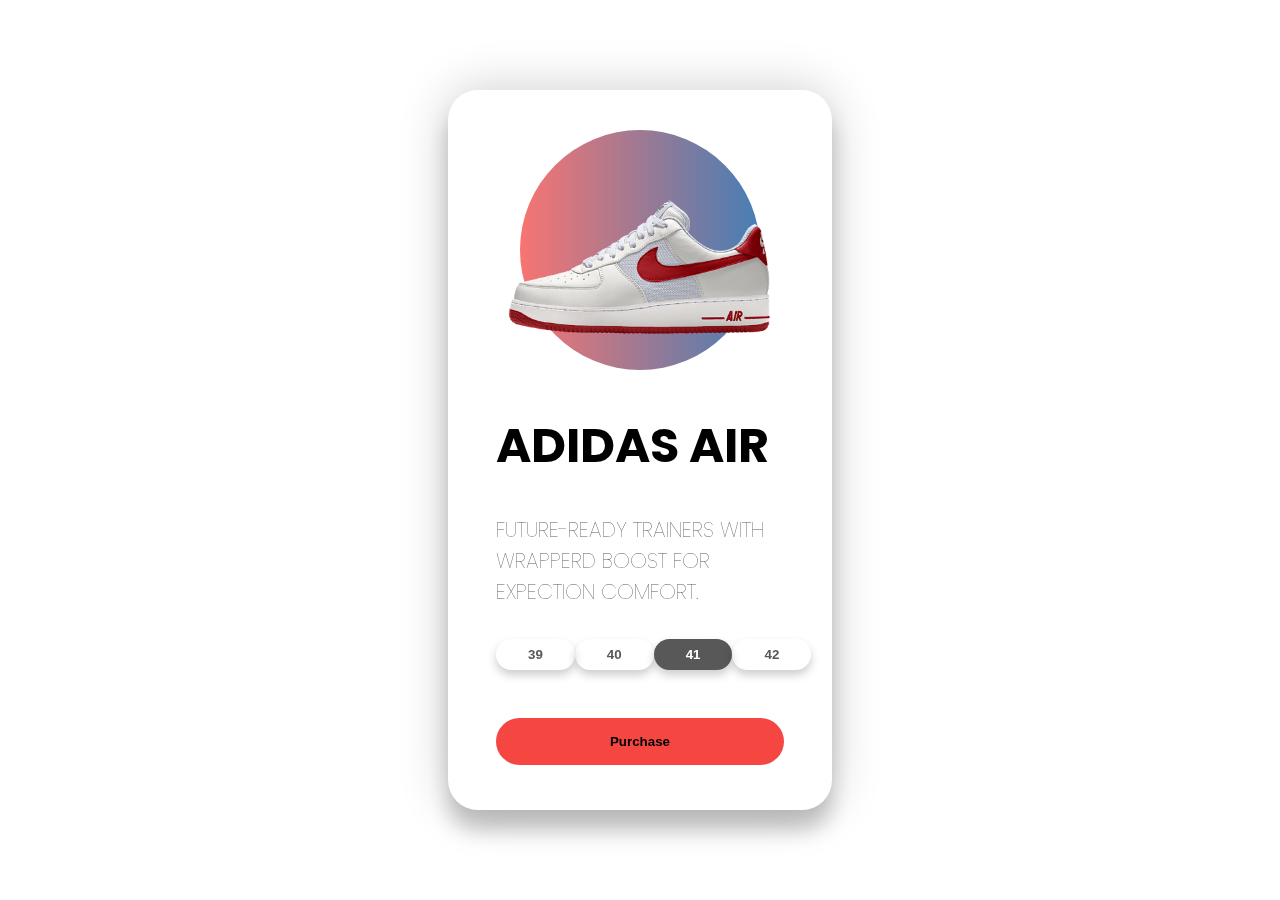
<file: 3dAnimation/index.html>
<!DOCTYPE html>
<html lang="en">

<head>
    <meta charset="UTF-8">
    <meta name="viewport" content="width=device-width, initial-scale=1.0">
    <title>3D Animation</title>
    <link rel="stylesheet" href="./styles.css" />
    <link rel="preconnect" href="https://fonts.gstatic.com">
    <link href="https://fonts.googleapis.com/css2?family=Poppins:wght@400;500&display=swap" rel="stylesheet">
</head>

<body>
    <div class="container">
        <div class="card">
            <div class="sneaker">
                <div class="circle">

                </div>
                <img src="./adidas.png" atl="sneaker" />
            </div>
            <div class="info">
                <h1 class="title">ADIDAS AIR</h1>
                <h3>
                    FUTURE-READY TRAINERS WITH WRAPPERD BOOST FOR EXPECTION COMFORT.
                </h3>
                <div class="sizes">
                    <button>39</button>
                    <button>40</button>
                    <button class="active">41</button>
                    <button>42</button>
                </div>
                <div class="purchase">
                    <button>Purchase</button>
                </div>
            </div>
        </div>
    </div>
    <script src="./app.js"></script>
</body>

</html>
</file>
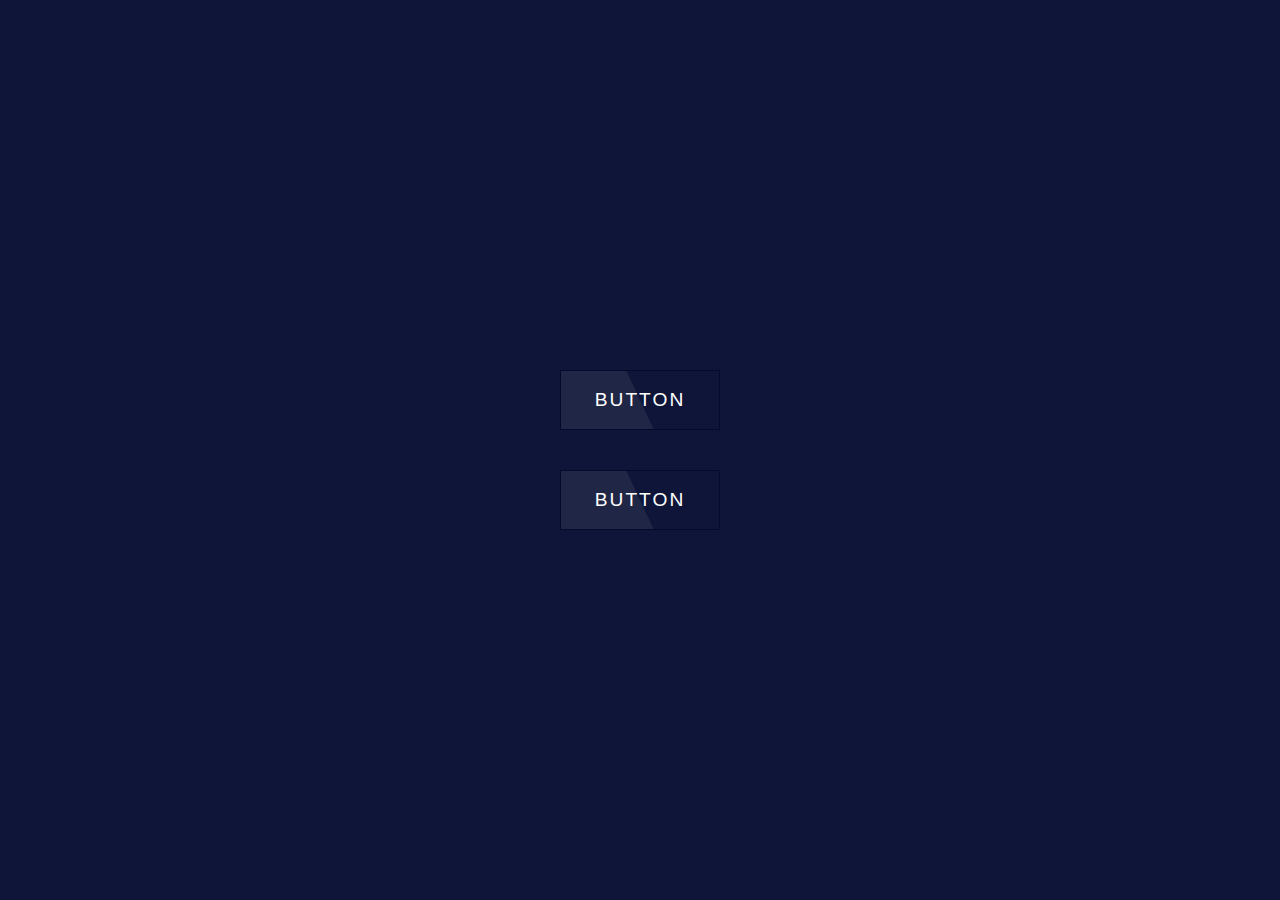
<file: BtnOnHover/index.html>
<!DOCTYPE html>
<html lang="en">

<head>
    <meta charset="UTF-8">
    <meta http-equiv="X-UA-Compatible" content="IE=edge">
    <meta name="viewport" content="width=device-width, initial-scale=1.0">
    <link rel="stylesheet" type="text/css" href="./styles.css" />
    <link href="https://fonts.googleapis.com/css2?family=Inconsolata:wght@300&display=swap" rel="stylesheet">
    <title>Document</title>
</head>

<body>
    <div class="container">
        <a href="#">
            <span>Button</span>
        </a>
        <a href="#">
            <span>Button</span>
        </a>
    </div>
</body>

</html>
</file>
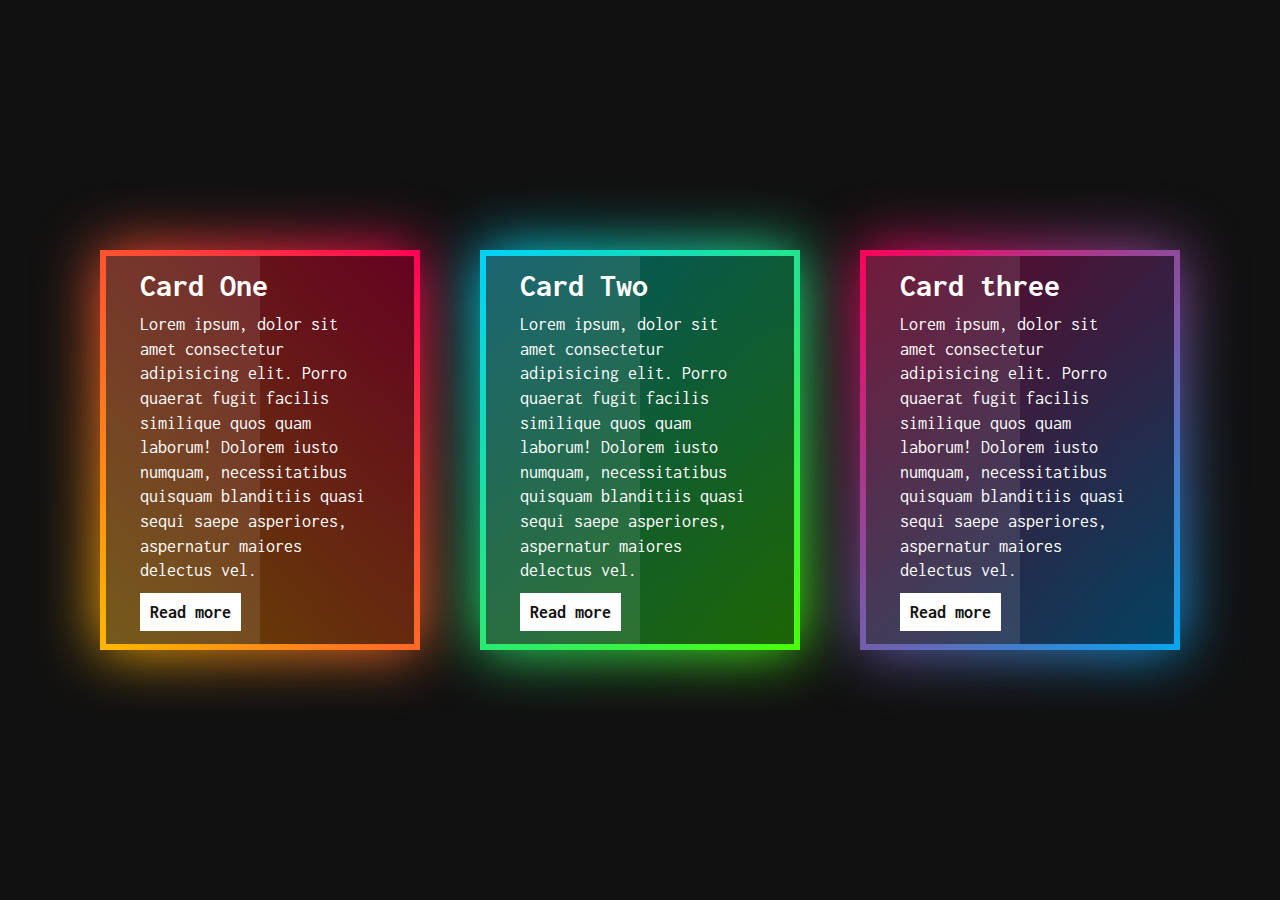
<file: GradientBorder/index.html>
<!DOCTYPE html>
<html lang="en">

<head>
    <meta charset="UTF-8">
    <meta http-equiv="X-UA-Compatible" content="IE=edge">
    <meta name="viewport" content="width=device-width, initial-scale=1.0">
    <link rel="stylesheet" type="text/css" href="./style.css" />
    <link href="https://fonts.googleapis.com/css2?family=Inconsolata:wght@300&display=swap" rel="stylesheet">
    <title>Document</title>
</head>

<body>
    <div class="container">
        <div class="box">
            <span></span>
            <div class="content">
                <h2>
                    Card One
                </h2>
                <p>
                    Lorem ipsum, dolor sit amet consectetur adipisicing elit. Porro
                    quaerat fugit facilis similique quos quam laborum! Dolorem iusto numquam,
                    necessitatibus quisquam blanditiis quasi sequi saepe asperiores, aspernatur
                    maiores delectus vel.
                </p>
                <a href="#">Read more</a>
            </div>
        </div>
        <div class="box">
            <span></span>
            <div class="content">
                <h2>
                    Card Two
                </h2>
                <p>
                    Lorem ipsum, dolor sit amet consectetur adipisicing elit. Porro
                    quaerat fugit facilis similique quos quam laborum! Dolorem iusto numquam,
                    necessitatibus quisquam blanditiis quasi sequi saepe asperiores, aspernatur
                    maiores delectus vel.
                </p>
                <a href="#">Read more</a>
            </div>
        </div>
        <div class="box">
            <span></span>
            <div class="content">
                <h2>
                    Card three
                </h2>
                <p>
                    Lorem ipsum, dolor sit amet consectetur adipisicing elit. Porro
                    quaerat fugit facilis similique quos quam laborum! Dolorem iusto numquam,
                    necessitatibus quisquam blanditiis quasi sequi saepe asperiores, aspernatur
                    maiores delectus vel.
                </p>
                <a href="#">Read more</a>
            </div>
        </div>
    </div>
</body>

</html>
</file>
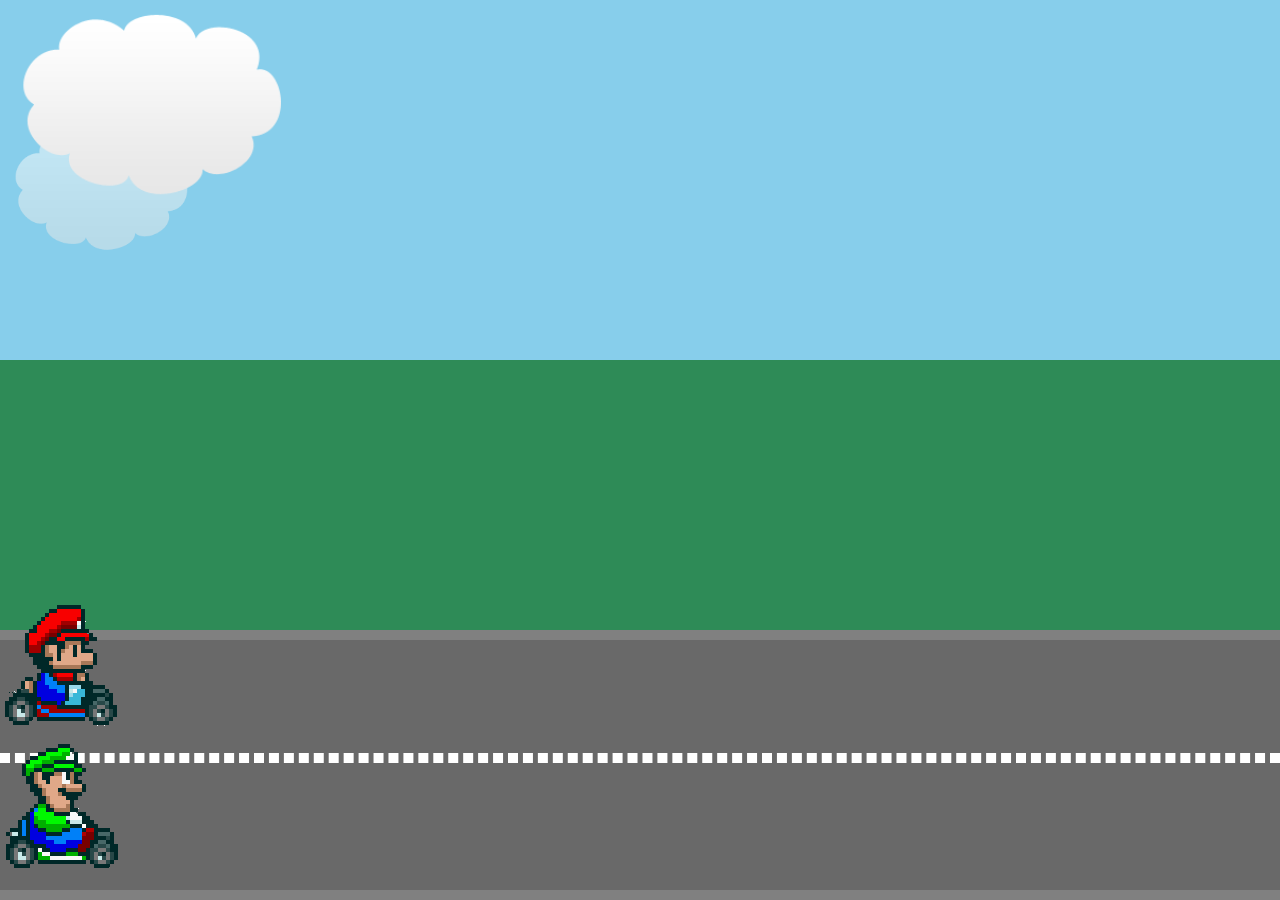
<file: Keyframes/index.html>
<!DOCTYPE html>
<html lang="en">

<head>
    <meta charset="UTF-8">
    <meta http-equiv="X-UA-Compatible" content="IE=edge">
    <meta name="viewport" content="width=device-width, initial-scale=1.0">
    <link href="style.css" rel="stylesheet" typ="text/css">
    <title>Keyframes</title>
</head>

<body>
    <div class="sky">
        <img class="cloud" src="assets/cloud.png" />
        <img class="cloud" src="assets/cloud.png" />
    </div>
    <div class="grass"></div>
    <div class="road">
        <div class="lines"></div>
        <img class="mario" src="./assets/mario.png" />
        <img class="luigi" src="./assets/luigi.png" />
    </div>
</body>

</html>
</file>
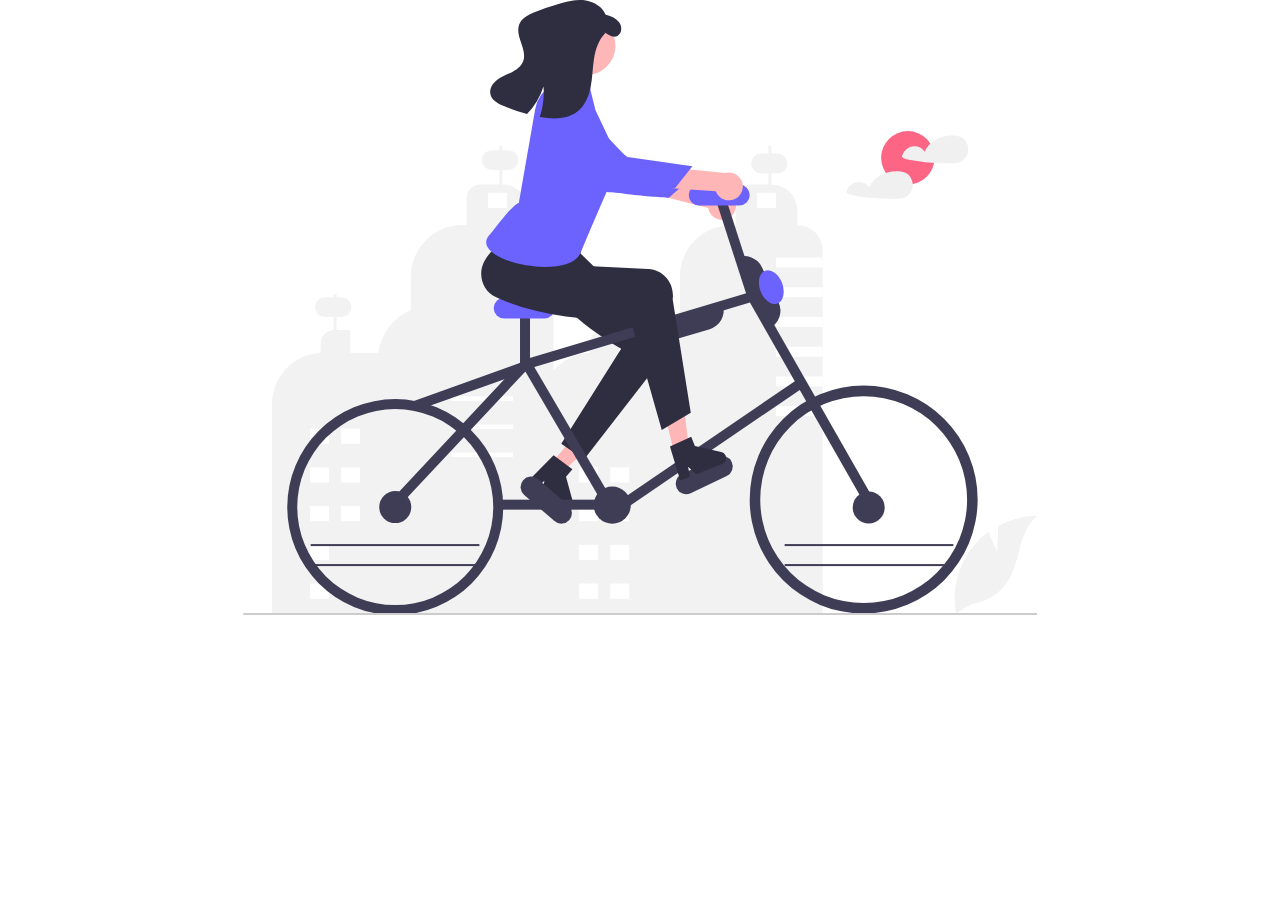
<file: Svg animation/index.html>
<!DOCTYPE html>
<html lang="en">

<head>
    <meta charset="UTF-8">
    <meta http-equiv="X-UA-Compatible" content="IE=edge">
    <meta name="viewport" content="width=device-width, initial-scale=1.0">
    <link rel="stylesheet" href="./styles.css" />
    <title>Document</title>
</head>

<body>
    <div>
        <svg xmlns="http://www.w3.org/2000/svg" data-name="Layer 1" width="794.67004" height="615.3107"
            viewBox="0 0 794.67004 615.3107" xmlns:xlink="http://www.w3.org/1999/xlink">
            <path
                d="M774.46039,374.97673a25.32606,25.32606,0,0,0-17.9885-7.44971V352.71028a25.80081,25.80081,0,0,0-25.8177-25.8179V315.72609h6.14471a9.9109,9.9109,0,0,0,0-19.8218h-6.14471v-7.747h-3.03948v7.747h-7.334a9.9109,9.9109,0,0,0,0,19.8218h7.334v11.16629H708.685a13.70808,13.70808,0,0,0-13.71016,13.71005V367.527h-4.37715a51.43354,51.43354,0,0,0-51.43738,51.43758v35.983a54.57939,54.57939,0,0,0-38.066,40.15222H578.54717V472.31794h-13.669v-9.58021h8.39095a9.9109,9.9109,0,0,0,0-19.8218h-8.39095v-6.28938h-3.03747v6.28938h-5.08974a9.9109,9.9109,0,1,0,0,19.8218h5.08974v9.62084A13.70265,13.70265,0,0,0,548.931,486.03183v9.14971a51.4435,51.4435,0,0,0-48.60114,51.36257v210.546H639.16027v.00131H781.9101V392.965A25.32546,25.32546,0,0,0,774.46039,374.97673Z"
                transform="translate(-202.20106 -142.39273)" fill="#f2f2f2" />
            <path
                d="M487.36014,367.52178V352.7136a25.81929,25.81929,0,0,0-25.81931-25.8193h0V312.42245h6.012a9.91089,9.91089,0,1,0,0-19.82179h-6.012v-4.43532h-3.03747v4.43532H451.0347a9.91089,9.91089,0,1,0,0,19.82179h7.46866V326.8943h-18.94a13.71393,13.71393,0,0,0-13.714,13.714v26.9135h-4.3709A51.44444,51.44444,0,0,0,370.034,418.96611v33.33253a54.55346,54.55346,0,0,0-32.47617,42.80114H309.42917V472.31794h-13.669V459.4341h4.95928a9.9109,9.9109,0,0,0,0-19.8218h-4.95928v-2.98575h-3.03768v2.98575h-8.52121a9.9109,9.9109,0,0,0,0,19.8218h8.52121v12.92447a13.70279,13.70279,0,0,0-12.90965,13.67326v9.14971a51.44364,51.44364,0,0,0-48.60114,51.36257v210.546H512.8V392.9614A25.43966,25.43966,0,0,0,487.36014,367.52178Z"
                transform="translate(-202.20106 -142.39273)" fill="#f2f2f2" />
            <rect x="300.31648" y="571.03899" width="18.98481" height="15.18785"
                transform="translate(417.41671 1014.87309) rotate(-180)" fill="#fff" />
            <rect x="269.1814" y="571.03899" width="18.98481" height="15.18785"
                transform="translate(355.14654 1014.87309) rotate(-180)" fill="#fff" />
            <rect x="300.31648" y="609.768" width="18.98481" height="15.18785"
                transform="translate(417.41671 1092.33111) rotate(-180)" fill="#fff" />
            <rect x="269.1814" y="609.768" width="18.98481" height="15.18785"
                transform="translate(355.14654 1092.33111) rotate(-180)" fill="#fff" />
            <rect x="300.31648" y="648.49701" width="18.98481" height="15.18785"
                transform="translate(417.41671 1169.78913) rotate(-180)" fill="#fff" />
            <rect x="269.1814" y="648.49701" width="18.98481" height="15.18785"
                transform="translate(355.14654 1169.78913) rotate(-180)" fill="#fff" />
            <rect x="269.1814" y="687.22602" width="18.98481" height="15.18785"
                transform="translate(355.14654 1247.24715) rotate(-180)" fill="#fff" />
            <rect x="269.1814" y="725.95503" width="18.98481" height="15.18785"
                transform="translate(355.14654 1324.70517) rotate(-180)" fill="#fff" />
            <rect x="410.66157" y="538.76481" width="61.51078" height="4.55635"
                transform="translate(680.63286 939.69325) rotate(-180)" fill="#fff" />
            <rect x="410.66157" y="566.86233" width="61.51078" height="4.55635"
                transform="translate(680.63286 995.88828) rotate(-180)" fill="#fff" />
            <rect x="410.66157" y="594.95985" width="61.51078" height="4.55635"
                transform="translate(680.63286 1052.08331) rotate(-180)" fill="#fff" />
            <rect x="447.1124" y="335.24766" width="18.98481" height="15.18785"
                transform="translate(711.00856 543.29044) rotate(-180)" fill="#fff" />
            <rect x="569.4345" y="609.768" width="18.98481" height="15.18785"
                transform="translate(955.65274 1092.33111) rotate(-180)" fill="#fff" />
            <rect x="538.29941" y="609.768" width="18.98481" height="15.18785"
                transform="translate(893.38257 1092.33111) rotate(-180)" fill="#fff" />
            <rect x="569.4345" y="648.49701" width="18.98481" height="15.18785"
                transform="translate(955.65274 1169.78913) rotate(-180)" fill="#fff" />
            <rect x="538.29941" y="648.49701" width="18.98481" height="15.18785"
                transform="translate(893.38257 1169.78913) rotate(-180)" fill="#fff" />
            <rect x="569.4345" y="687.22602" width="18.98481" height="15.18785"
                transform="translate(955.65274 1247.24715) rotate(-180)" fill="#fff" />
            <rect x="538.29941" y="687.22602" width="18.98481" height="15.18785"
                transform="translate(893.38257 1247.24715) rotate(-180)" fill="#fff" />
            <rect x="569.4345" y="725.95503" width="18.98481" height="15.18785"
                transform="translate(955.65274 1324.70517) rotate(-180)" fill="#fff" />
            <rect x="538.29941" y="725.95503" width="18.98481" height="15.18785"
                transform="translate(893.38257 1324.70517) rotate(-180)" fill="#fff" />
            <rect x="716.23042" y="335.24766" width="18.98481" height="15.18785"
                transform="translate(1249.24458 543.29044) rotate(-180)" fill="#fff" />
            <rect x="532.94602" y="257.57598" width="46.76301" height="9.9109" fill="#fff" />
            <rect x="532.94602" y="287.30867" width="46.76301" height="9.9109" fill="#fff" />
            <rect x="532.94602" y="317.04136" width="46.76301" height="9.9109" fill="#fff" />
            <rect x="532.94602" y="346.77405" width="46.76301" height="9.9109" fill="#fff" />
            <rect x="532.94602" y="376.50675" width="46.76301" height="9.9109" fill="#fff" />
            <rect x="532.94602" y="406.23944" width="46.76301" height="9.9109" fill="#fff" />
            <polygon points="309.242 462.575 319.986 471.566 360.55 433.48 344.693 420.211 309.242 462.575"
                fill="#ffb6b6" />
            <path
                d="M543.22893,601.927l-22.75281-15.70532,59.908-94.98118c-43.42038-25.2376-73.2807-56.02509-97.64525-89.84311-8.2801-11.41308-13.32738-24.69527-1.7762-33.25718q.81-.60039,1.663-1.13741c13.172-8.20774,8.89628,4.09321,26.95166-1.94827l16.31382,17.40284,35.24722,34.29628,60.12113,38.37819c12.09053,7.718,15.44533,23.95214,7.49317,36.26q-.62987.97481-1.34157,1.8934Z"
                transform="translate(-202.20106 -142.39273)" fill="#2f2e41" />
            <path
                d="M512.804,597.64439l18.83818,13.9444-6.4332,7.68712,7.19879,26.05627a6.26129,6.26129,0,0,1-10.05368,6.46959l-21.36059-17.87626,2.6816-10.685-7.801,6.40067-8.05379-6.74006Z"
                transform="translate(-202.20106 -142.39273)" fill="#2f2e41" />
            <rect x="368.39713" y="523.22463" width="123.40105" height="9.99997"
                transform="translate(-354.94919 33.27547) rotate(-19.67716)" fill="#3f3d56" />
            <path
                d="M513.68586,663.47744,483.41007,637.336a10.5,10.5,0,0,1,13.72427-15.89479l30.27579,26.14147a10.5,10.5,0,1,1-13.72427,15.89479Z"
                transform="translate(-202.20106 -142.39273)" fill="#3f3d56" />
            <path
                d="M685.67075,361.45968a13.8444,13.8444,0,0,1-18.1915-10.942L559.325,322.668l17.63841-18.507,103.01063,30.24718a13.91942,13.91942,0,0,1,5.69668,27.05152Z"
                transform="translate(-202.20106 -142.39273)" fill="#ffb6b6" />
            <path
                d="M521.36864,232.15191s-17.586,2.0375-17.27,22.30286,43.4249,66.43021,50.1504,74.079,73.84415,11.55662,73.84415,11.55662l20.96661-18.43582-62.16831-20.94568Z"
                transform="translate(-202.20106 -142.39273)" fill="#6c63ff" />
            <path
                d="M485.69712,327.27005l-3.96747,18.608s-7.22021,15.48692-5.819,19.62462c1.38826,4.11542,63.8827,26.485,63.8827,26.485s5.35426-27.90317,14.28909-46.725Z"
                transform="translate(-202.20106 -142.39273)" fill="#ffb6b6" />
            <path
                d="M685.98272,618.31182l-36.09241,17.2435a10.5,10.5,0,0,1-9.05283-18.94852l36.0924-17.2435a10.5,10.5,0,1,1,9.05284,18.94852Z"
                transform="translate(-202.20106 -142.39273)" fill="#3f3d56" />
            <path
                d="M822.88975,755.95931A113.97966,113.97966,0,1,1,936.86941,641.97965,114.10859,114.10859,0,0,1,822.88975,755.95931Zm0-217.40564a103.426,103.426,0,1,0,103.426,103.426A103.54316,103.54316,0,0,0,822.88975,538.55367Z"
                transform="translate(-202.20106 -142.39273)" fill="#3f3d56" />
            <circle cx="625.70904" cy="507.56658" r="16" fill="#3f3d56" />
            <path
                d="M354.44965,757.513a108,108,0,1,1,108-108A108.12217,108.12217,0,0,1,354.44965,757.513Zm0-206a98,98,0,1,0,98,98A98.111,98.111,0,0,0,354.44965,551.513Z"
                transform="translate(-202.20106 -142.39273)" fill="#3f3d56" />
            <circle cx="152.24841" cy="507.11997" r="16" fill="#3f3d56" />
            <circle cx="369.24841" cy="505.11997" r="18.5534" fill="#3f3d56" />
            <polygon
                points="156.357 505.986 149.061 499.147 279.296 360.214 511.708 290.657 627.053 493.091 618.365 498.042 506.957 302.518 284.748 369.021 156.357 505.986"
                fill="#3f3d56" />
            <rect x="255.21929" y="499.67791" width="98.27246" height="10" fill="#3f3d56" />
            <rect x="277.02203" y="312.33416" width="10" height="52.2832" fill="#3f3d56" />
            <rect x="690.22182" y="335.39085" width="9.9996" height="106.15792"
                transform="translate(-287.93903 90.05142) rotate(-17.897)" fill="#3f3d56" />
            <rect x="519.9099" y="491.83595" width="10.00039" height="162.24673"
                transform="translate(-419.80257 201.46072) rotate(-30.35812)" fill="#3f3d56" />
            <rect x="566.40188" y="579.95942" width="213.01643" height="9.99978"
                transform="translate(-414.80368 338.3907) rotate(-34.29066)" fill="#3f3d56" />
            <path d="M503.4101,460.95931h-40a10.5,10.5,0,0,1,0-21h40a10.5,10.5,0,1,1,0,21Z"
                transform="translate(-202.20106 -142.39273)" fill="#6c63ff" />
            <path d="M698.4101,347.95931h-40a10.5,10.5,0,0,1,0-21h40a10.5,10.5,0,0,1,0,21Z"
                transform="translate(-202.20106 -142.39273)" fill="#6c63ff" />
            <path
                d="M956.38114,693.78776l1.14386-25.71947a83.066,83.066,0,0,1,38.74474-9.80778c-18.60844,15.21376-16.28294,44.54069-28.899,64.99961a49.96433,49.96433,0,0,1-36.63939,23.08922l-15.5722,9.53437a83.72449,83.72449,0,0,1,17.647-67.84511,80.87311,80.87311,0,0,1,14.86294-13.81011C951.39864,684.06262,956.38114,693.78776,956.38114,693.78776Z"
                transform="translate(-202.20106 -142.39273)" fill="#f2f2f2" />
            <path
                d="M996.8711,756.51343a1.18646,1.18646,0,0,1-1.19006,1.19h-792.29a1.19,1.19,0,0,1,0-2.38h792.29A1.1865,1.1865,0,0,1,996.8711,756.51343Z"
                transform="translate(-202.20106 -142.39273)" fill="#ccc" />
            <circle cx="545.05305" cy="188.11814" r="29.56777"
                transform="translate(-226.02058 -48.37696) rotate(-9.64871)" fill="#ffb6b6" />
            <circle cx="664.86216" cy="157.80496" r="26.70075" fill="#fd6584" />
            <path
                d="M926.82569,287.55593a13.24763,13.24763,0,0,0-11.1792-9.29077c-.058-.00818-.113.00263-.17077-.0011a1.66619,1.66619,0,0,0-.22791-.05249c-12.21069-1.57812-26.30591,4.2619-31.3949,15.83814a12.93477,12.93477,0,0,0-10.83325-5.27906,13.19324,13.19324,0,0,0-11.80029,9.51136,1.54784,1.54784,0,0,0,.68933,1.694,6.76581,6.76581,0,0,0,2.78967,1.416q3.32629.70468,6.67627,1.29108,6.53686,1.14394,13.142,1.84973a195.42059,195.42059,0,0,0,26.918,1.01746c2.99267-.09326,5.87866-.19257,8.6206-1.51337a12.82692,12.82692,0,0,0,4.94532-4.31555A14.55148,14.55148,0,0,0,926.82569,287.55593Z"
                transform="translate(-202.20106 -142.39273)" fill="#f0f0f0" />
            <path
                d="M871.33009,323.15689a13.24793,13.24793,0,0,0-11.1792-9.29071c-.05811-.00818-.11316.00262-.1709-.0011a1.66263,1.66263,0,0,0-.22779-.05249c-12.21069-1.57813-26.3059,4.26184-31.395,15.83807a12.93424,12.93424,0,0,0-10.83326-5.279,13.19324,13.19324,0,0,0-11.80029,9.51135,1.54812,1.54812,0,0,0,.68945,1.694,6.76622,6.76622,0,0,0,2.78955,1.416q3.3263.70458,6.67627,1.29107,6.53686,1.14387,13.14209,1.84973a195.427,195.427,0,0,0,26.918,1.01746c2.99256-.09326,5.87854-.19263,8.62061-1.51343a12.82846,12.82846,0,0,0,4.94531-4.31549A14.552,14.552,0,0,0,871.33009,323.15689Z"
                transform="translate(-202.20106 -142.39273)" fill="#f0f0f0" />
            <path
                d="M728.06977,470.98568l-33.39356-70.49024.45215-.21386a19.49825,19.49825,0,0,1,25.97021,9.27392l16.69678,35.24561a19.49825,19.49825,0,0,1-9.27392,25.97021Z"
                transform="translate(-202.20106 -142.39273)" fill="#3f3d56" />
            <path
                d="M625.99164,483.37533a19.52926,19.52926,0,0,1-18.67578-13.99073l-.1416-.47949,74.81152-22.07373.1416.47949a19.49938,19.49938,0,0,1-13.18457,24.22119l-37.40576,11.03662A19.58562,19.58562,0,0,1,625.99164,483.37533Z"
                transform="translate(-202.20106 -142.39273)" fill="#3f3d56" />
            <polygon points="433.406 462.464 447.019 459.106 440.726 403.809 420.634 408.767 433.406 462.464"
                fill="#ffb6b6" />
            <path
                d="M629.15985,588.98868l21.24484-9.89848,3.68453,9.32212,26.33277,6.11045a6.26129,6.26129,0,0,1,.88663,11.9225l-25.90388,10.23841-8.10949-7.45627,1.90124,9.91006-9.7668,3.86029Z"
                transform="translate(-202.20106 -142.39273)" fill="#2f2e41" />
            <path
                d="M649.98324,555.02926l-29.0263,17.40694L589.99921,463.1043c-50.22034-.42815-96.6552-6.05125-134.56788-23.36933-12.84487-5.81616-18.55863-21.1978-12.762-34.35589q.40641-.92259.88167-1.8116c7.38021-13.65292,21.68774-21.67063,34.38327-35.85935l62.97584,23.25118-4.51264,16.9586,71.23655,3.57587c14.32589.71912,25.27863,13.16261,24.46366,27.79328q-.06457,1.1588-.2281,2.30928Z"
                transform="translate(-202.20106 -142.39273)" fill="#2f2e41" />
            <path
                d="M526.84163,216.98208l19.353,10.11924a5.53214,5.53214,0,0,1,3.47515,5.40067l5.04115,20.1719,17.73711,37.54341s4.62168,19.98113-4.19823,38.84684-28.33972,65.89517-28.33972,65.89517c-12.73145,30.49384-117.23255,6.94507-90-19,3.24042-3.08722,21.45267-29.16348,28.11651-30.66223l16.35072-93.56571a33.94425,33.94425,0,0,1,16.50291-23.80693c2.61982-1.48088,5.0481-2.35769,6.71242-1.91022C521.38621,226.89825,523.17884,218.30733,526.84163,216.98208Z"
                transform="translate(-202.20106 -142.39273)" fill="#6c63ff" />
            <path
                d="M694.92127,340.95854a13.84441,13.84441,0,0,1-19.89013-7.419l-111.4278-7.53559,13.94385-21.42874,106.81134,10.836a13.91942,13.91942,0,0,1,10.56274,25.54732Z"
                transform="translate(-202.20106 -142.39273)" fill="#ffb6b6" />
            <path
                d="M509.68551,243.98741s-16.91377,5.22917-12.8853,25.09261,54.87486,57.33625,62.88943,63.62144,74.711-2.18661,74.711-2.18661l17.22862-21.96936-64.95578-9.1851Z"
                transform="translate(-202.20106 -142.39273)" fill="#6c63ff" />
            <path
                d="M576.59179,178.33638c-4.46454,2.19939-9.5203-.98831-13.42691-4.1584l1.398,1.18244c-6.77767,6.73122-9.87982,16.34716-11.34677,25.79672-1.46864,9.43969-1.54406,19.07874-3.419,28.45563-1.87654,9.367-5.872,18.80014-13.45662,24.6035-10.16087,7.773-24.28887,7.42607-36.87931,5.20487-.16777-.03234-.324-.05647-.49182-.08881a76.722,76.722,0,0,0,3.72808-30.45566,69.75885,69.75885,0,0,1-16.46351,27.62013,160.14073,160.14073,0,0,1-24.40853-8.61075c-5.1055-2.28661-10.60994-5.42848-12.07591-10.82912-1.46908-5.35962,1.75607-11.03039,6.11133-14.469,4.35527-3.43859,9.72523-5.2645,14.70175-7.73351,4.96844-2.45755,9.87429-5.939,11.82029-11.13876,4.48863-11.96152-8.788-25.49774-3.789-37.262,2.46527-5.78508,8.61656-8.9813,14.40359-11.45624a213.1187,213.1187,0,0,1,27.17569-9.47895c8.13053-2.23438,16.62591-3.99315,24.94555-2.66885,8.3197,1.32429,16.50817,6.29207,19.57839,14.14863,5.00475,1.63429,10.31922,3.47966,13.56323,7.64482C581.5026,168.79834,581.31892,176.01118,576.59179,178.33638Z"
                transform="translate(-202.20106 -142.39273)" fill="#2f2e41" />
            <rect x="67.65734" y="544.0936" width="168.7373" height="2" fill="#3f3d56" />
            <rect x="67.65734" y="564.0936" width="168.7373" height="2" fill="#3f3d56" />
            <rect x="541.65734" y="544.0936" width="168.7373" height="2" fill="#3f3d56" />
            <rect x="541.65734" y="564.0936" width="168.7373" height="2" fill="#3f3d56" />
            <ellipse cx="730.5" cy="429.5" rx="11.5" ry="17.5"
                transform="translate(-305.80592 137.54261) rotate(-20.28778)" fill="#6c63ff" />
        </svg>
    </div>
</body>

</html>
</file>
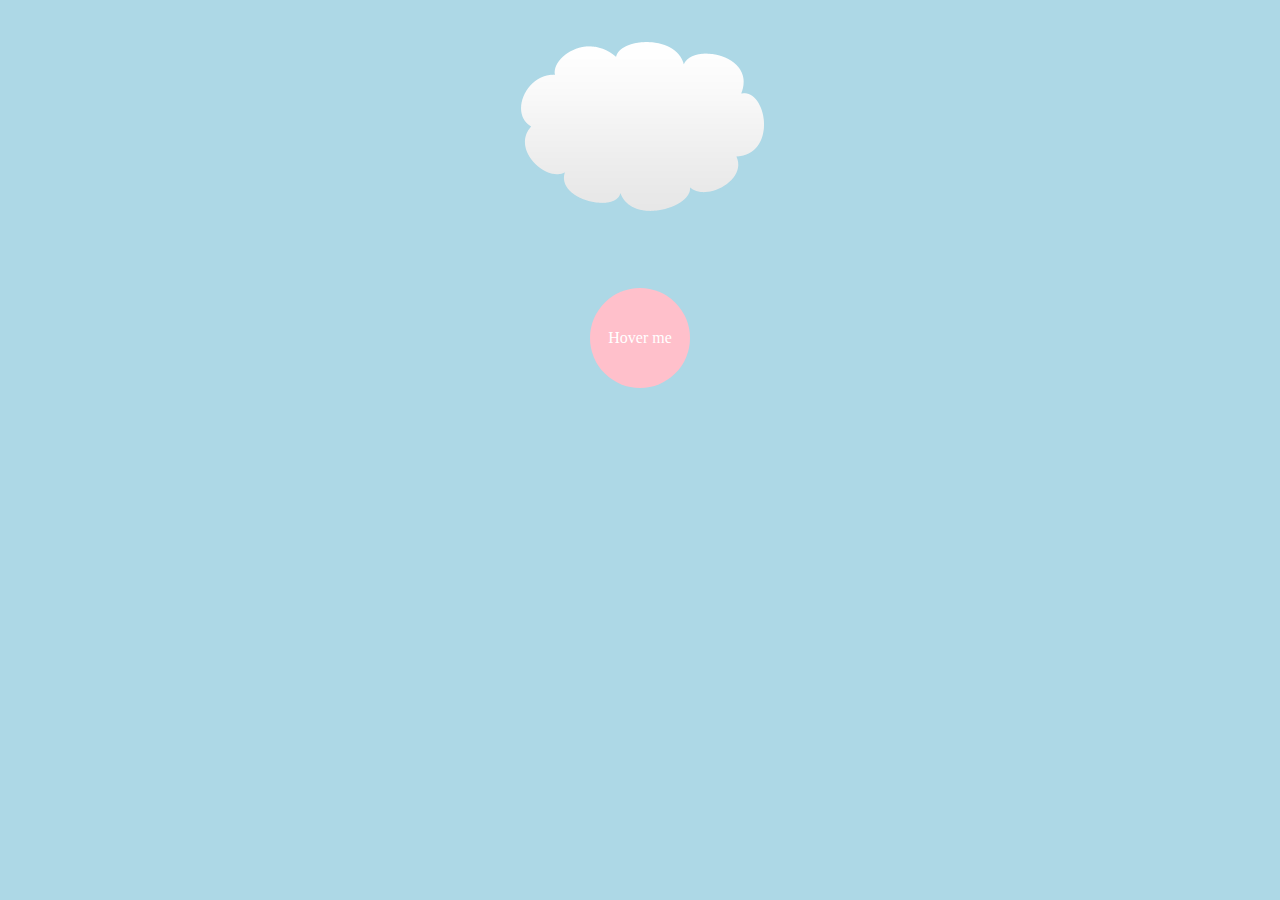
<file: Transforms/index.html>
<!DOCTYPE html>
<html lang="en">

<head>
    <meta charset="UTF-8">
    <meta http-equiv="X-UA-Compatible" content="IE=edge">
    <meta name="viewport" content="width=device-width, initial-scale=1.0">
    <link href="style.css" rel="stylesheet" type="text/css">
    <title>Tranfsorm</title>
</head>

<body>
    <div class="wrapper">
        <img src="assets/cloud.png" />
        <div class="circle">Hover me</div>
    </div>
</body>

</html>
</file>
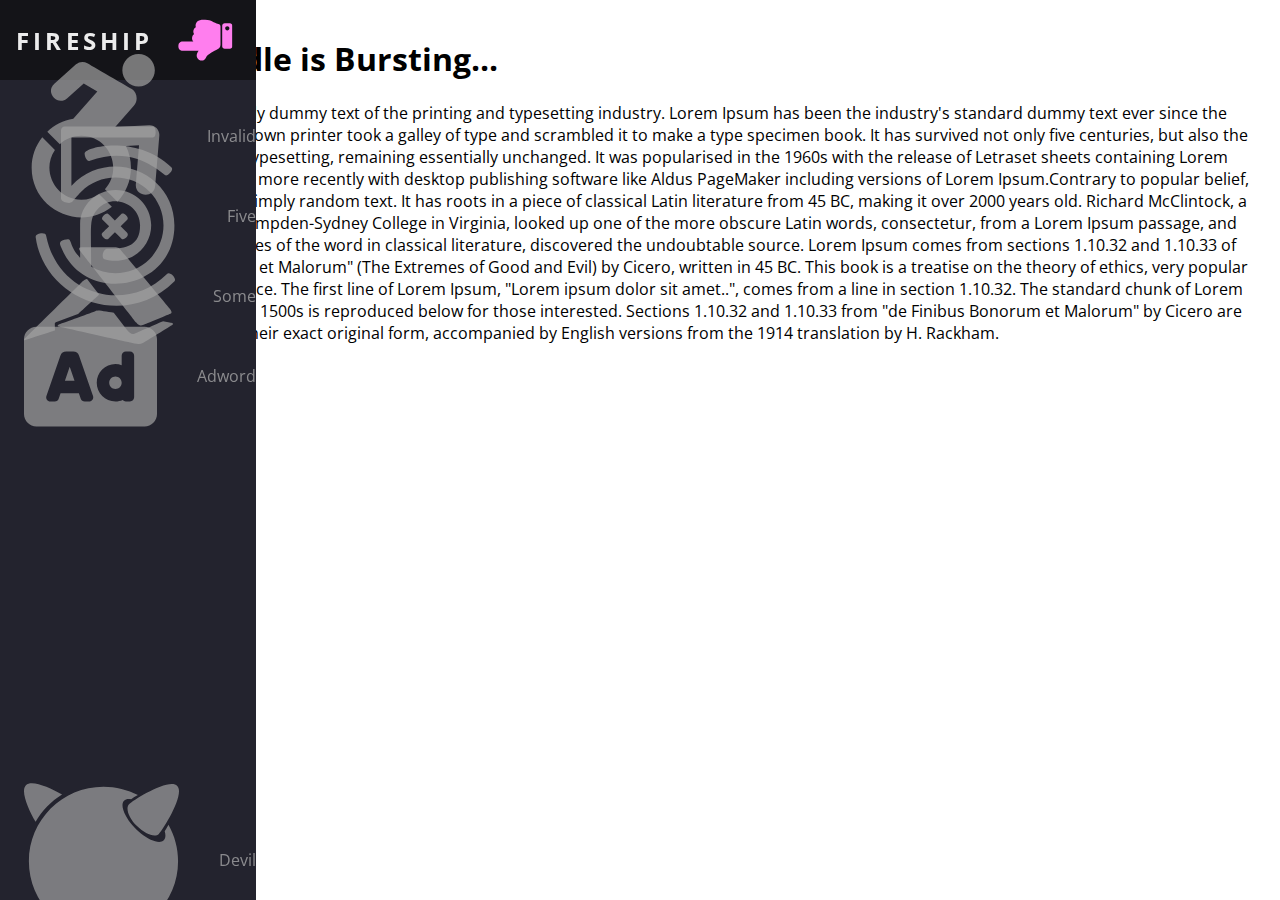
<file: RespNavBarCSS/public/index.html>
<!DOCTYPE html>
<html lang="en">

<head>
    <meta charset="UTF-8">
    <meta name="viewport" content="width=device-width, initial-scale=1.0">
    <title>Document</title>
    <link rel="stylesheet" href="style.css">
    <link rel="preconnect" href="https://fonts.gstatic.com">
    <link href="https://fonts.googleapis.com/css2?family=Open+Sans:wght@300;400;700&display=swap" rel="stylesheet"
        type='text/css'>
</head>

<body>
    <nav class="navbar">
        <ul class="navbar-nav">

            <li class="logo">
                <a href="#" class="nav-link">
                    <span class="link-text">Fireship</span>
                    <svg class="fa-primary" aria-hidden="true" focusable="false" data-prefix="fas" data-icon="hand-point-right" class="svg-inline--fa fa-hand-point-right fa-w-16" role="img" xmlns="http://www.w3.org/2000/svg" viewBox="0 0 512 512"><path fill="currentColor" d="M512 199.652c0 23.625-20.65 43.826-44.8 43.826h-99.851c16.34 17.048 18.346 49.766-6.299 70.944 14.288 22.829 2.147 53.017-16.45 62.315C353.574 425.878 322.654 448 272 448c-2.746 0-13.276-.203-16-.195-61.971.168-76.894-31.065-123.731-38.315C120.596 407.683 112 397.599 112 385.786V214.261l.002-.001c.011-18.366 10.607-35.889 28.464-43.845 28.886-12.994 95.413-49.038 107.534-77.323 7.797-18.194 21.384-29.084 40-29.092 34.222-.014 57.752 35.098 44.119 66.908-3.583 8.359-8.312 16.67-14.153 24.918H467.2c23.45 0 44.8 20.543 44.8 43.826zM96 200v192c0 13.255-10.745 24-24 24H24c-13.255 0-24-10.745-24-24V200c0-13.255 10.745-24 24-24h48c13.255 0 24 10.745 24 24zM68 368c0-11.046-8.954-20-20-20s-20 8.954-20 20 8.954 20 20 20 20-8.954 20-20z"></path></svg>
                </a>
            </li>

            <li class="nav-item">
                <a class="nav-link" href="#">
                    <svg class="fa-primary" aria-hidden="true" focusable="false" data-prefix="fab" data-icon="accessible-icon" 
                        class="svg-inline--fa fa-accessible-icon fa-w-14" role="img" xmlns="http://www.w3.org/2000/svg"
                        viewBox="0 0 448 512">
                        <path fill="currentColor"
                            d="M423.9 255.8L411 413.1c-3.3 40.7-63.9 35.1-60.6-4.9l10-122.5-41.1 2.3c10.1 20.7 15.8 43.9 15.8 68.5 0 41.2-16.1 78.7-42.3 106.5l-39.3-39.3c57.9-63.7 13.1-167.2-74-167.2-25.9 0-49.5 9.9-67.2 26L73 243.2c22-20.7 50.1-35.1 81.4-40.2l75.3-85.7-42.6-24.8-51.6 46c-30 26.8-70.6-18.5-40.5-45.4l68-60.7c9.8-8.8 24.1-10.2 35.5-3.6 0 0 139.3 80.9 139.5 81.1 16.2 10.1 20.7 36 6.1 52.6L285.7 229l106.1-5.9c18.5-1.1 33.6 14.4 32.1 32.7zm-64.9-154c28.1 0 50.9-22.8 50.9-50.9C409.9 22.8 387.1 0 359 0c-28.1 0-50.9 22.8-50.9 50.9 0 28.1 22.8 50.9 50.9 50.9zM179.6 456.5c-80.6 0-127.4-90.6-82.7-156.1l-39.7-39.7C36.4 287 24 320.3 24 356.4c0 130.7 150.7 201.4 251.4 122.5l-39.7-39.7c-16 10.9-35.3 17.3-56.1 17.3z">
                        </path>
                        <span class="link-text">Invalid</span>
                    </svg>
                </a>
            </li>

            <li class="nav-item">
                <a class="nav-link" href="#">
                    <svg class="fa-primary" aria-hidden="true" focusable="false" data-prefix="fab" data-icon="500px" 
                        class="svg-inline--fa fa-500px fa-w-14" role="img" xmlns="http://www.w3.org/2000/svg"
                        viewBox="0 0 448 512">
                        <path fill="currentColor"
                            d="M103.3 344.3c-6.5-14.2-6.9-18.3 7.4-23.1 25.6-8 8 9.2 43.2 49.2h.3v-93.9c1.2-50.2 44-92.2 97.7-92.2 53.9 0 97.7 43.5 97.7 96.8 0 63.4-60.8 113.2-128.5 93.3-10.5-4.2-2.1-31.7 8.5-28.6 53 0 89.4-10.1 89.4-64.4 0-61-77.1-89.6-116.9-44.6-23.5 26.4-17.6 42.1-17.6 157.6 50.7 31 118.3 22 160.4-20.1 24.8-24.8 38.5-58 38.5-93 0-35.2-13.8-68.2-38.8-93.3-24.8-24.8-57.8-38.5-93.3-38.5s-68.8 13.8-93.5 38.5c-.3.3-16 16.5-21.2 23.9l-.5.6c-3.3 4.7-6.3 9.1-20.1 6.1-6.9-1.7-14.3-5.8-14.3-11.8V20c0-5 3.9-10.5 10.5-10.5h241.3c8.3 0 8.3 11.6 8.3 15.1 0 3.9 0 15.1-8.3 15.1H130.3v132.9h.3c104.2-109.8 282.8-36 282.8 108.9 0 178.1-244.8 220.3-310.1 62.8zm63.3-260.8c-.5 4.2 4.6 24.5 14.6 20.6C306 56.6 384 144.5 390.6 144.5c4.8 0 22.8-15.3 14.3-22.8-93.2-89-234.5-57-238.3-38.2zM393 414.7C283 524.6 94 475.5 61 310.5c0-12.2-30.4-7.4-28.9 3.3 24 173.4 246 256.9 381.6 121.3 6.9-7.8-12.6-28.4-20.7-20.4zM213.6 306.6c0 4 4.3 7.3 5.5 8.5 3 3 6.1 4.4 8.5 4.4 3.8 0 2.6.2 22.3-19.5 19.6 19.3 19.1 19.5 22.3 19.5 5.4 0 18.5-10.4 10.7-18.2L265.6 284l18.2-18.2c6.3-6.8-10.1-21.8-16.2-15.7L249.7 268c-18.6-18.8-18.4-19.5-21.5-19.5-5 0-18 11.7-12.4 17.3L234 284c-18.1 17.9-20.4 19.2-20.4 22.6z">
                        </path>
                    </svg>
                    <span class="link-text">Five</span>
                </a>
            </li>

            <li class="nav-item">
                <a class="nav-link" href="#">
                    <svg class="fa-primary" aria-hidden="true" focusable="false" data-prefix="fab" data-icon="accusoft" 
                        class="svg-inline--fa fa-accusoft fa-w-20" role="img" xmlns="http://www.w3.org/2000/svg"
                        viewBox="0 0 640 512">
                        <path fill="currentColor"
                            d="M322.1 252v-1l-51.2-65.8s-12 1.6-25 15.1c-9 9.3-242.1 239.1-243.4 240.9-7 10 1.6 6.8 15.7 1.7.8 0 114.5-36.6 114.5-36.6.5-.6-.1-.1.6-.6-.4-5.1-.8-26.2-1-27.7-.6-5.2 2.2-6.9 7-8.9l92.6-33.8c.6-.8 88.5-81.7 90.2-83.3zm160.1 120.1c13.3 16.1 20.7 13.3 30.8 9.3 3.2-1.2 115.4-47.6 117.8-48.9 8-4.3-1.7-16.7-7.2-23.4-2.1-2.5-205.1-245.6-207.2-248.3-9.7-12.2-14.3-12.9-38.4-12.8-10.2 0-106.8.5-116.5.6-19.2.1-32.9-.3-19.2 16.9C250 75 476.5 365.2 482.2 372.1zm152.7 1.6c-2.3-.3-24.6-4.7-38-7.2 0 0-115 50.4-117.5 51.6-16 7.3-26.9-3.2-36.7-14.6l-57.1-74c-5.4-.9-60.4-9.6-65.3-9.3-3.1.2-9.6.8-14.4 2.9-4.9 2.1-145.2 52.8-150.2 54.7-5.1 2-11.4 3.6-11.1 7.6.2 2.5 2 2.6 4.6 3.5 2.7.8 300.9 67.6 308 69.1 15.6 3.3 38.5 10.5 53.6 1.7 2.1-1.2 123.8-76.4 125.8-77.8 5.4-4 4.3-6.8-1.7-8.2z">
                        </path>
                    </svg>
                    <span class="link-text">Some</span>
                </a>
            </li>

            <li class="nav-item">
                <a class="nav-link" href="#">
                    <svg class="fa-primary" aria-hidden="true" focusable="false" data-prefix="fas" data-icon="ad" 
                        class="svg-inline--fa fa-ad fa-w-16" role="img" xmlns="http://www.w3.org/2000/svg"
                        viewBox="0 0 512 512">
                        <path fill="currentColor"
                            d="M157.52 272h36.96L176 218.78 157.52 272zM352 256c-13.23 0-24 10.77-24 24s10.77 24 24 24 24-10.77 24-24-10.77-24-24-24zM464 64H48C21.5 64 0 85.5 0 112v288c0 26.5 21.5 48 48 48h416c26.5 0 48-21.5 48-48V112c0-26.5-21.5-48-48-48zM250.58 352h-16.94c-6.81 0-12.88-4.32-15.12-10.75L211.15 320h-70.29l-7.38 21.25A16 16 0 0 1 118.36 352h-16.94c-11.01 0-18.73-10.85-15.12-21.25L140 176.12A23.995 23.995 0 0 1 162.67 160h26.66A23.99 23.99 0 0 1 212 176.13l53.69 154.62c3.61 10.4-4.11 21.25-15.11 21.25zM424 336c0 8.84-7.16 16-16 16h-16c-4.85 0-9.04-2.27-11.98-5.68-8.62 3.66-18.09 5.68-28.02 5.68-39.7 0-72-32.3-72-72s32.3-72 72-72c8.46 0 16.46 1.73 24 4.42V176c0-8.84 7.16-16 16-16h16c8.84 0 16 7.16 16 16v160z">
                        </path>
                    </svg>
                    <span class="link-text">Adword</span>
                </a>
            </li>
            
            <li class="nav-item">
                <a class="nav-link" href="#">
                    <svg class="fa-primary" aria-hidden="true" focusable="false" data-prefix="fab" data-icon="freebsd" class="svg-inline--fa fa-freebsd fa-w-14" role="img" xmlns="http://www.w3.org/2000/svg" viewBox="0 0 448 512"><path fill="currentColor" d="M303.7 96.2c11.1-11.1 115.5-77 139.2-53.2 23.7 23.7-42.1 128.1-53.2 139.2-11.1 11.1-39.4.9-63.1-22.9-23.8-23.7-34.1-52-22.9-63.1zM109.9 68.1C73.6 47.5 22 24.6 5.6 41.1c-16.6 16.6 7.1 69.4 27.9 105.7 18.5-32.2 44.8-59.3 76.4-78.7zM406.7 174c3.3 11.3 2.7 20.7-2.7 26.1-20.3 20.3-87.5-27-109.3-70.1-18-32.3-11.1-53.4 14.9-48.7 5.7-3.6 12.3-7.6 19.6-11.6-29.8-15.5-63.6-24.3-99.5-24.3-119.1 0-215.6 96.5-215.6 215.6 0 119 96.5 215.6 215.6 215.6S445.3 380.1 445.3 261c0-38.4-10.1-74.5-27.7-105.8-3.9 7-7.6 13.3-10.9 18.8z"></path></svg>
                    <span class="link-text">Devil</span>
                </a>
            </li>

        </ul>
    </nav>

    <main>
        <h1>
            Tech Bundle is Bursting...
        </h1>

        <p>
            Lorem Ipsum is simply dummy text of the printing and typesetting industry. Lorem Ipsum has been the
            industry's standard dummy text ever since the 1500s, when an unknown printer took a galley of type and
            scrambled it to make a type specimen book. It has survived not only five centuries, but also the leap into
            electronic typesetting, remaining essentially unchanged. It was popularised in the 1960s with the release of
            Letraset sheets containing Lorem Ipsum passages, and more recently with desktop publishing software like
            Aldus PageMaker including versions of Lorem Ipsum.Contrary to popular belief, Lorem Ipsum is not simply
            random text. It has roots in a piece of classical Latin literature from 45 BC, making it over 2000 years
            old. Richard McClintock, a Latin professor at Hampden-Sydney College in Virginia, looked up one of the more
            obscure Latin words, consectetur, from a Lorem Ipsum passage, and going through the cites of the word in
            classical literature, discovered the undoubtable source. Lorem Ipsum comes from sections 1.10.32 and 1.10.33
            of "de Finibus Bonorum et Malorum" (The Extremes of Good and Evil) by Cicero, written in 45 BC. This book is
            a treatise on the theory of ethics, very popular during the Renaissance. The first line of Lorem Ipsum,
            "Lorem ipsum dolor sit amet..", comes from a line in section 1.10.32.

            The standard chunk of Lorem Ipsum used since the 1500s is reproduced below for those interested. Sections
            1.10.32 and 1.10.33 from "de Finibus Bonorum et Malorum" by Cicero are also reproduced in their exact
            original form, accompanied by English versions from the 1914 translation by H. Rackham.
        </p>
    </main>
</body>

</html>
</file>
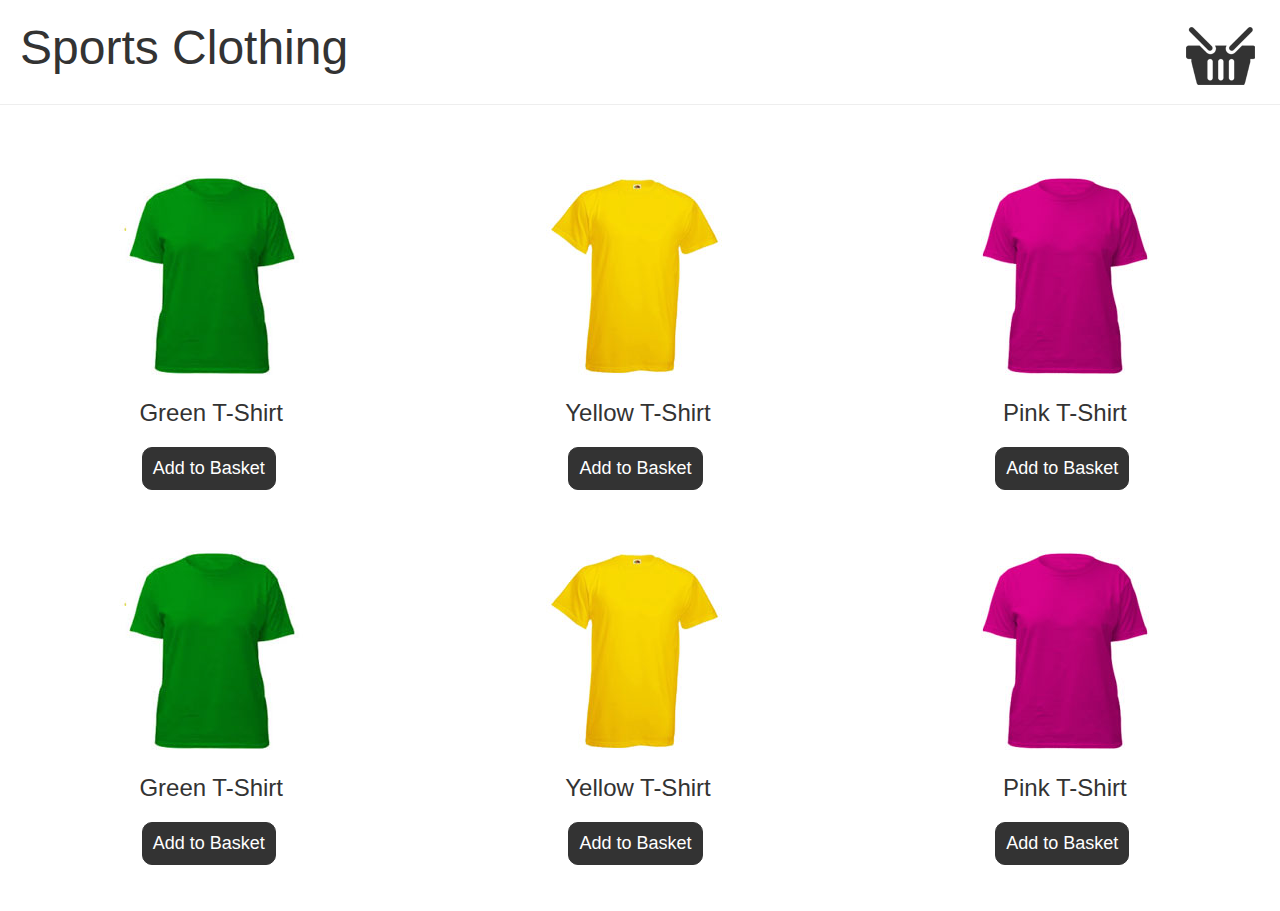
<file: AnimatedPopUp/basket.html>
<!DOCTYPE html>

<head>
  <title>Basket Example</title>
  <link href="style.css" rel="stylesheet" type="text/css">
  <script src="https://code.jquery.com/jquery-1.12.3.min.js"
    integrity="sha256-aaODHAgvwQW1bFOGXMeX+pC4PZIPsvn2h1sArYOhgXQ=" crossorigin="anonymous"></script>
</head>

<body class="basket">
  <header>
    <h1>Sports Clothing</h1>
    <div class="basket-icon"><img src="img/basket.png"></div>
  </header>
  <ul class="products">
    <li>
      <img src="img/t-1.jpg">
      <h2>Green T-Shirt</h2>
      <button>Add to Basket</button>
    </li>
    <li>
      <img src="img/t-2.jpg">
      <h2>Yellow T-Shirt</h2>
      <button>Add to Basket</button>
    </li>
    <li>
      <img src="img/t-3.jpg">
      <h2>Pink T-Shirt</h2>
      <button>Add to Basket</button>
    </li>
    <li>
      <img src="img/t-1.jpg">
      <h2>Green T-Shirt</h2>
      <button>Add to Basket</button>
    </li>
    <li>
      <img src="img/t-2.jpg">
      <h2>Yellow T-Shirt</h2>
      <button>Add to Basket</button>
    </li>
    <li>
      <img src="img/t-3.jpg">
      <h2>Pink T-Shirt</h2>
      <button>Add to Basket</button>
    </li>
  </ul>
  <script>
    $('button').on('click', function () {
      $(this).closest("li")
        .find("img")
        .clone()
        .addClass("zoom")
        .appendTo("body");
      setTimeout(function () {
        $('.zoom').remove()
      }, 1000)
    })
  </script>
</body>
</file>
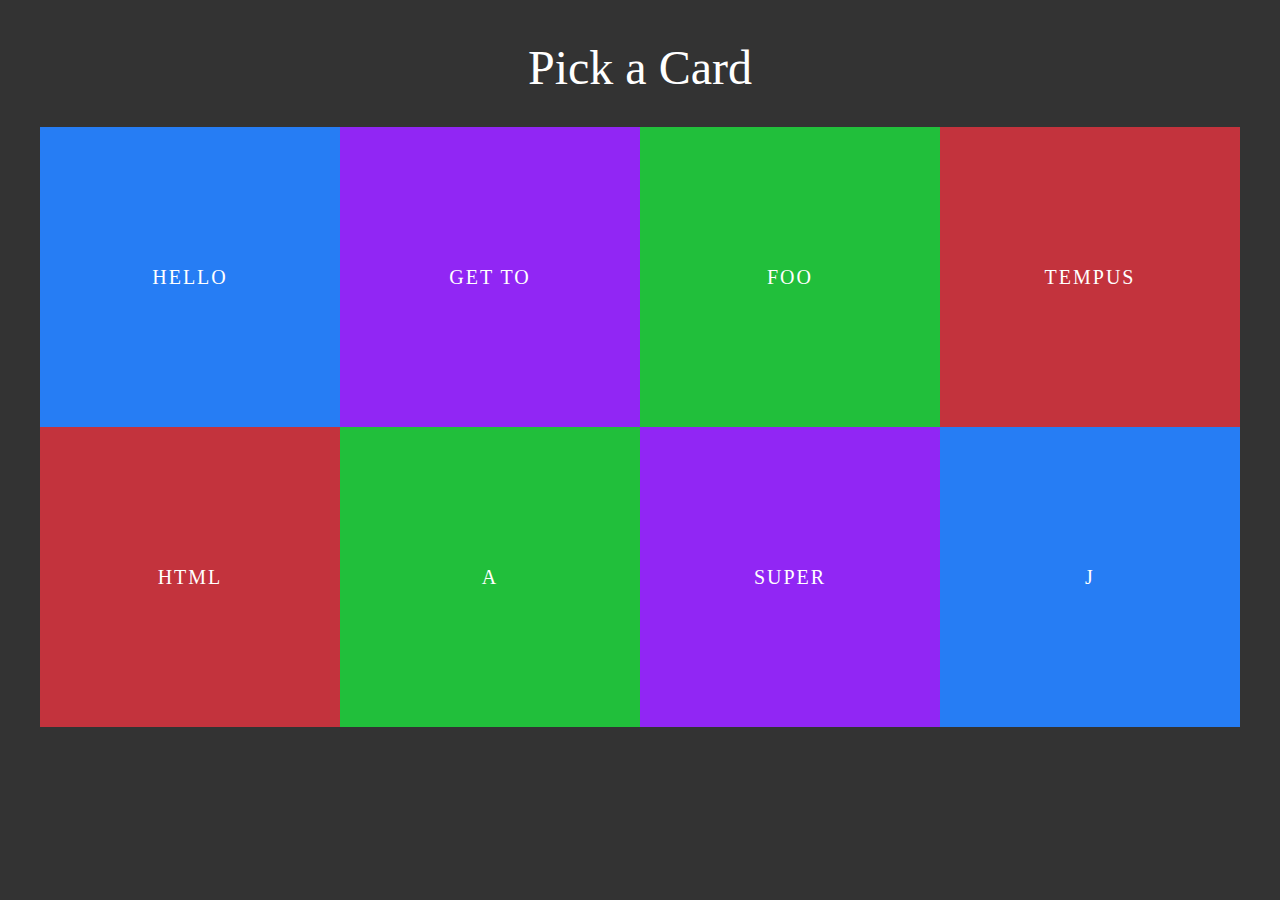
<file: RotatePanels/panels.html>
<!DOCTYPE html>
<head>
  <title>Basket Example</title>
  <link href="style.css" rel="stylesheet" type="text/css">
</head>
<body>
  <div class="wrapper">
    <h1>Pick a Card</h1>
    <ul class="panels">
      <li>
        <div class="front" style="background: #267df4">Hello</div>
        <div class="back" style="background: #4c8fea">World</div>
      </li>
      <li>
        <div class="front" style="background: #9126f4">Get to</div>
        <div class="back" style="background: #a144f7">The chopper</div>
      </li>
      <li>
        <div class="front" style="background: #21bf3b">foo</div>
        <div class="back" style="background: #4dd763">bar</div>
      </li>
      <li>
        <div class="front" style="background: #c3333d">tempus</div>
        <div class="back" style="background: #e74853">fugit</div>
      </li>
      <li>
        <div class="front" style="background: #c3333d">html</div>
        <div class="back" style="background: #e74853">rocks</div>
      </li>
      <li>
        <div class="front" style="background: #21bf3b">A</div>
        <div class="back" style="background: #4dd763">B</div>
      </li>
      <li>
        <div class="front" style="background: #9126f4">Super</div>
        <div class="back" style="background: #a144f7">Mariokart</div>
      </li>
      <li>
        <div class="front" style="background: #267df4">j</div>
        <div class="back" style="background: #4c8fea">Query</div>
      </li>
    </ul>
  </div>
</body>
</file>
<file: 3dAnimation/styles.css>
* {
    margin: 0;
    padding: 0;
    box-sizing: border-box;
} 

body {
    font-family: "Poppins", sans-serif;
    min-height: 100vh;
    display: flex;
    justify-content: center;
    align-items: center;
    perspective: 1000px;
}
.container {
    width: 50%;
    display: flex;
    justify-content: center;
    align-items: center;
}
.card {
    transform-style: preserve-3d;
    min-height: 80vh;
    width: 60%;
    box-shadow: 0 20px 20px rgba(0,0,0, 0.2), 0 0 50px rgba(0,0,0, 0.2);
    border-radius: 30px;
    padding: 0rem 3rem;
}
.sneaker {
    min-height: 35vh;
    display: flex;
    justify-content: center;
    align-items: center;
}
.sneaker img {
    width: 20rem;
    z-index: 4;
    transition: all 0.75s ease-out;
}
.circle {
    width: 15rem;
    height: 15rem;
    background: linear-gradient(
        to right,
        rgba(245, 70, 66, 0.75),
        rgba(8, 83, 156, 0.75)
    );
    position: absolute;
    border-radius: 50%;
}
.info h1 {
    font-size: 3rem;
    transition: all 0.75s ease-out;
}
.info h3 {
    font-size: 1.3rem;
    padding: 2rem 0rem;
    color: #585858;
    font-weight: lighter;
    transition: all 0.75s ease-out;
}
.sizes {
    display: flex;
    justify-content: space-between;
    transition: all 0.75s ease-out;
}
.sizes button {
    padding: 0.5rem 2rem;
    background: none;
    border: none;
    box-shadow: 0 5px 10px rgba(0,0,0, 0.2);
    border-radius: 30px;
    cursor: pointer;
    font-weight: bold;
    color: #585858
}
button.active {
    background-color: #585858;
    color: white
}
.purchase {
    margin-top: 3rem;
    
}
.purchase button {
    transition: all 0.75 ease-out;
    width: 100%;
    padding: 1rem 0rem;
    background-color: #f54642;
    border: none;
    cursor: pointer;
    border-radius: 30px;
    font-weight: bolder;
    transition: all 0.75s ease-out;
}
</file>
<file: BtnOnHover/styles.css>
* {
    margin: 0;
    padding: 0;
    box-sizing: border-box;
    font-family: 'Poppins', sans-serif;
}

body {
    display: flex;
    justify-content: center;
    align-items: center;
    min-height: 100vh;
    background: #0e1538;
}

.container {
    display: flex;
    justify-content: center;
    align-items: center;
    flex-direction: column;
}

.container a {
    position: relative;
    width: 160px;
    height: 60px;
    display: inline-block;
    margin: 20px;
    background: #fff;
}


.container a:before,
.container a:after
{
    content: '';
    position: absolute;
    inset: 0;
    background: red;
    transition: 0.5s;
}

.container a:hover:before {
    inset: -3px;
}
.container a:hover:after {
    inset: -3px;
    filter: blur(10px);
}

.container a:nth-child(1):before,
.container a:nth-child(1):after
{
    background: linear-gradient(45deg, #00ccff, #0e1538, #0e1538, #d400d4);
}

.container a:nth-child(2):before,
.container a:nth-child(2):after
{
    background: linear-gradient(45deg, #ff075b, #0e1538, #0e1538, #1aff2a);
}

.container a span {
    position: absolute;
    top: 0;
    left: 0;
    width: 100%;
    height: 100%;
    display: inline-block;
    background: #0e1538;
    z-index: 10;
    display: flex;
    justify-content: center;
    align-items: center;
    font-size: 1.2em;
    text-transform: uppercase;
    letter-spacing: 2px;
    color: #fff; 
    border: 1px solid  #040a29; 
    overflow: hidden;
}
.container a span:before {
    content: '';
    position: absolute;
    top: 0;
    left: -50%;
    width: 100%;
    height: 100%;
    background: rgba(255,255,255, 0.075);
    transform: skew(25deg);
}
</file>
<file: GradientBorder/style.css>
* {
    margin: 0;
    padding: 0;
    box-sizing: border-box;
    font-family: Inconsolata;
}

body {
    display: flex;
    justify-content: center;
    align-items: center;
    min-height: 100vh;
    background: #111;
}

.container {
    position: relative;
    display: flex;
    justify-content: center;
    align-items: center;
    padding: 40px 0;
    flex-wrap: wrap;
}

.container .box {
    position: relative;
    width: 320px;
    height: 400px;
    color: #fff;
    background: #111;
    display: flex;
    justify-content: center;
    align-items: center;
    margin: 20px 30px;
    transition: 0.5s;
}

.container .box:hover {
    transform: translateY(-20px);
}

.container .box::before { 
    content: '';
    position: absolute;
    top: 0;
    left: 0;
    width: 100%;
    height: 100%;
    background: linear-gradient(45deg, #ffbc00, #ff0058);
}

.container .box::after {
    content: '';
    position: absolute;
    top: 0;
    left: 0;
    width: 100%;
    height: 100%;
    background: linear-gradient(45deg, #ffbc00, #ff0058);
    filter: blur(30px)
}

.container .box:nth-child(2)::before, .container .box:nth-child(2)::after {
    background: linear-gradient(315deg, #4dff03, #00d0ff);
}
.container .box:nth-child(3)::before, .container .box:nth-child(3)::after {
    background: linear-gradient(315deg, #03a9f4, #ff0058);
}

.container .box span {
    position: absolute;
    top: 6px;
    left: 6px;
    right: 6px;
    bottom: 6px;
    background: rgba(0,0,0, 0.6);
    z-index: 2;
}

.container .box span::before {
    content: '';
    position: absolute;
    top: 0;
    left: 0;
    width: 50%;
    height: 100%;
    background: rgba(255,255,255, 0.1);
    pointer-events: none;
}

.container .box .content {
    position: relative;
    z-index: 10;
    padding: 20px 40px;
}

.container .box .content h2 {
    font-size: 2em;
    color: #fff;
    margin-bottom: 10px;
} 
.container .box .content p {
    font-size: 1.1em;
    color: #fff;
    margin-bottom: 10px;
    line-height: 1.4em;
} 
.container .box .content a {
    display: inline-block;
    font-size: 1.1em;
    color: #111;
    background: #fff;
    padding: 10px;
    text-decoration: none;
    font-weight: 700;
}
</file>
<file: Keyframes/style.css>
html,
body {
    height: 100%;
    width: 100%;
    overflow: hidden;
    margin: 0;
}

.grass,
.sky,
.road {
    position: relative;
}

.sky {
    height: 40%;
    background: skyblue;
}

.grass {
    height: 30%;
    background: seagreen;
}

.road {
    height: 30%;
    background: dimgrey;
    box-sizing: border-box;
    border-top: 10px solid grey;
    border-bottom: 10px solid grey;
    width: 100%;
}

.lines {
    box-sizing: border-box;
    border: 5px dashed #fff;
    height: 0px;
    width: 100%;
    position: absolute;
    top: 45%
}

.mario {
    position: absolute;
    top: -40px;
    left: 0px;
    animation: drive 3s both infinite linear, jump 0.3s 1.2s ease;
}

.luigi {
    position: absolute;
    top: 100px;
    left: 0;
    animation-name: drive;
    animation-fill-mode: both;
    animation-duration: 2s;
    animation-iteration-count: infinite;
    animation-timing-function: linear;
}

.cloud {
    position: absolute;
}

.cloud:nth-child(1) {
    width: 200px;
    top: 120px;
    opacity: 0.5;
    animation: wind 80s linear infinite reverse;
}

.cloud:nth-child(2) {
    width: 300px;
    top: 0;
    animation: wind 50s linear infinite reverse;
}

@keyframes drive {
    from {
        transform: translateX(-200px);
    }

    to {
        transform: translateX(110vw);
    }
}

@keyframes wind {
    from {
        left: -300px
    }

    to {
        left: 100%;
    }
}

@keyframes jump {
    0% {
        top: -40px
    }

    50% {
        top: -100px
    }

    100% {
        top: -40px
    }
}
</file>
<file: Svg animation/styles.css>
* {
    margin: 0;
    padding: 0;
    box-sizing: border-box;
}

body {
    text-align: center;
}

#right-weel {
    animation: wheel 2s infinite linear;
    transform-origin: center;
    transform-box: fill-box;
}

@keyframes wheel {
    from {
        transform: rotateZ(0deg);
    }

    to {
        transform: rotateZ(360deg);
    }
}
</file>
<file: Transforms/style.css>
body {
    background-color: lightblue;
    text-align: center;
}

.wrapper {
    width: 100%;
    padding: 20px;
    box-sizing: border-box;
}

.circle {
    width: 100px;
    padding: 50px 0;
    line-height: 0;
    margin: 60px auto;
    background-color: pink;
    color: white;
    border-radius: 50px;
    cursor: pointer;
    transition: background 1s, transform 1s 1s ease;
}

.circle:hover {
    background-color: salmon;
    transform: rotate(360deg);
}
</file>
<file: RespNavBarCSS/public/style.css>
:root {
    font-size: 16px;
    font-family: 'Open Sans', sans-serif;
    --text-primary: #b6b6b6;
    --text-secondary: #ececec;
    --bg-primary: #23232e;
    --bg-secondary: #141418;
}

body {
    color: black;
    background-color: white;
    margin: 0;
    padding: 0;
}

main {
    margin-left: 5rem;
    padding: 1rem;
}

.navbar {
    position: fixed;
    background-color: var(--bg-primary);
    transition: width 200ms ease;
}

.navbar-nav {
    list-style: none;
    padding: 0;
    margin: 0;
    display: flex;
    flex-direction: column;
    align-items: center;
    height: 100%
}

.nav-item {
    width: 100%; 
}

.nav-item:last-child {
    margin-top: auto;
}

.nav-link {
    display: flex;
    align-items: center;
    height: 5rem;
    color: var(--text-primary);
    text-decoration: none;
    filter: grayscale(100%) opacity(0.7);
    transition: 500ms;
}

.link-text {
    display: none; 
    margin-left: 1rem;
}

.nav-link svg {
    min-width: 2rem;
    margin: 0 1.5rem;
    font-size: 2rem;
}

/* .navbar:hover {
    width: 16rem;
}

.navbar:hover .link-text {
    display: block;
} */

.fa-primary {
    color: #ff7eee
}

.fa-secondary {
    color: #df49a6
}

.fa-primary,
.fa-secondary {
    transition: var(--text-secondary);
}

.nav-link:hover {
    filter: grayscale(0%) opacity(1);
    background-color: var(--bg-secondary);
    color: var(--text-secondary)
}

.logo {
    font-weight: bold;
    text-transform: uppercase;
    margin-bottom: 1rem;
    text-align: center;
    color: var(--text-secondary);
    backdrop-filter:  var(--bg-secondary);
    font-size: 1.5rem;
    letter-spacing: 0.3ch;
    width: 100%
}

.logo svg {
    transform: rotate(0deg);
    transition: transform 500ms;
}

.navbar:hover .logo svg {
    transform: rotate(-180deg);
}


@media only screen and (min-width: 600px) {
    .navbar {
        top: 0;
        width: 5rem;
        height: 100vh;
    }

    .navbar:hover {
        width: 16rem;
    }

    .navbar:hover .link-text {
        display: block;
        transition: opacity 500ms;
    } 

}

@media only screen and (max-width: 600px) {
    .navbar {
        bottom: 0;
        width: 100vw;
        height: 5rem
    }

    .logo {
        display: none;
    }

    .navbar-nav {
        flex-direction: row;
    }

    .nav-link {
        justify-content: center;
    }

    main {
        margin: 0
    }
}
</file>
<file: AnimatedPopUp/style.css>
/*// POP-UP BASE STYLES //*/

body {
  margin: 0;
  position: relative;
}

body.pop-up {
  background: #222;
}

* {
  font-family: Calibri, sans-serif;
  font-weight: normal;
  color: #333;
}

h1 {
  font-size: 48px;
  margin: 10px 0;
}

p {
  margin-bottom: 40px;
}

#pop-up {
  position: relative;
  top: 200px;
  width: 500px;
  margin: 0 auto;
  text-align: center;
}

#pop-up .container {
  background: #f0e4d4;
  padding: 30px;
  position: absolute;
  top: 50px;
  width: 100%;
  box-sizing: border-box;
}

#pop-up input {
  padding: 10px;
  border: 0;
  border-radius: 10px 0 0 10px;
  border: 1px solid #333;
  font-size: 18px;
}

button {
  padding: 10px;
  border: 0;
  color: #fff;
  background: #333;
  margin-left: -5px;
  margin-left: -5px;
  border-radius: 0 10px 10px 0;
  border: 1px solid #333;
  font-size: 18px;
}

.cross {
  position: absolute;
  top: 10px;
  left: 10px;
  background: #555;
  color: #ddd;
  font-weight: bold;
  width: 22px;
  height: 22px;
  text-align: center;
  border-radius: 11px;
}

/*// POP-UP ANIMATION STYLES //*/

#pop-up {
  top: -400px;
  transform-origin: 10px 10px;
  animation: drop 0.5s ease forwards, swing 2s 3s ease forwards;
}

@keyframes drop {
  0% {
    opacity: 0;
  }

  50% {
    transform: translateY(700px);
  }

  100% {
    transform: translateY(650px);
    opacity: 1;
  }
}

@keyframes swing {
  0% {
    transform: translateY(650px) rotateZ(0deg);
  }

  40% {
    transform: translateY(650px) rotateZ(90deg);
  }

  70% {
    transform: translateY(650px) rotateZ(70deg);
  }

  100% {
    transform: translateY(650px) rotateZ(75deg);
  }
}


/*// BASKET BASE STYLES //*/

header {
  padding: 10px 20px;
  border-bottom: 1px solid #eee;
  background: #fff;
}

header:after {
  display: block;
  content: "";
  clear: both;
}

.basket ul {
  padding: 0;
  margin-top: 40px;
}

.basket li {
  display: inline-block;
  list-style-type: none;
  width: 30%;
  margin: 30px 1.5%;
  text-align: center;
}

.basket button {
  border-radius: 10px;
  cursor: pointer;
}

.basket header div {
  float: right;
  position: relative;
  z-index: 1;
}

.basket header h1 {
  float: left;
}

/*// BASKET ANIMATION STYLES //*/

.zoom {
  position: absolute;
  top: 50%;
  right: 50%;
  width: 40px;
  animation: zoom 1s ease forwards;

}

@keyframes zoom {
  0% {
    opacity: 0;
  }

  50% {
    opacity: 1;
  }

  100% {
    opacity: 0;
    right: 40px;
    top: 40px
  }
}
</file>
<file: RotatePanels/style.css>
body {
  background: #333;
  font-family: verdana;
}

.wrapper {
  width: 100%;
  max-width: 1200px;
  margin: 40px auto;
}

h1 {
  color: #fff;
  font-weight: normal;
  text-align: center;
  font-size: 48px;
}

.panels {
  list-style-type: none;
  padding: 0;
}

.panels li {
  position: relative;
  width: 25%;
  margin: 0;
  display: block;
  box-sizing: border-box;
  float: left
}

.panels li div {
  width: 100%;
  padding: 50% 0;
  text-align: center;
  color: #fff;
  font-size: 20px;
  text-transform: uppercase;
  letter-spacing: 2px;
  line-height: 0;
  cursor: pointer;
}

/*// ANIMATION STYLES //*/

.panels div.back {
  transform: rotateY(90deg);
}

.panels div.front {
  position: absolute;
}

.panels li:hover div.front {
  animation: twirl 0.2s ease-in forwards;
}

.panels li:hover div.back {
  animation: twirl 0.2s 0.2s ease-out forwards reverse;
}

@keyframes twirl {
  0% {
    transform: rotateY(0deg);
  }

  100% {
    transform: rotateY(90deg);
  }
}
</file>
